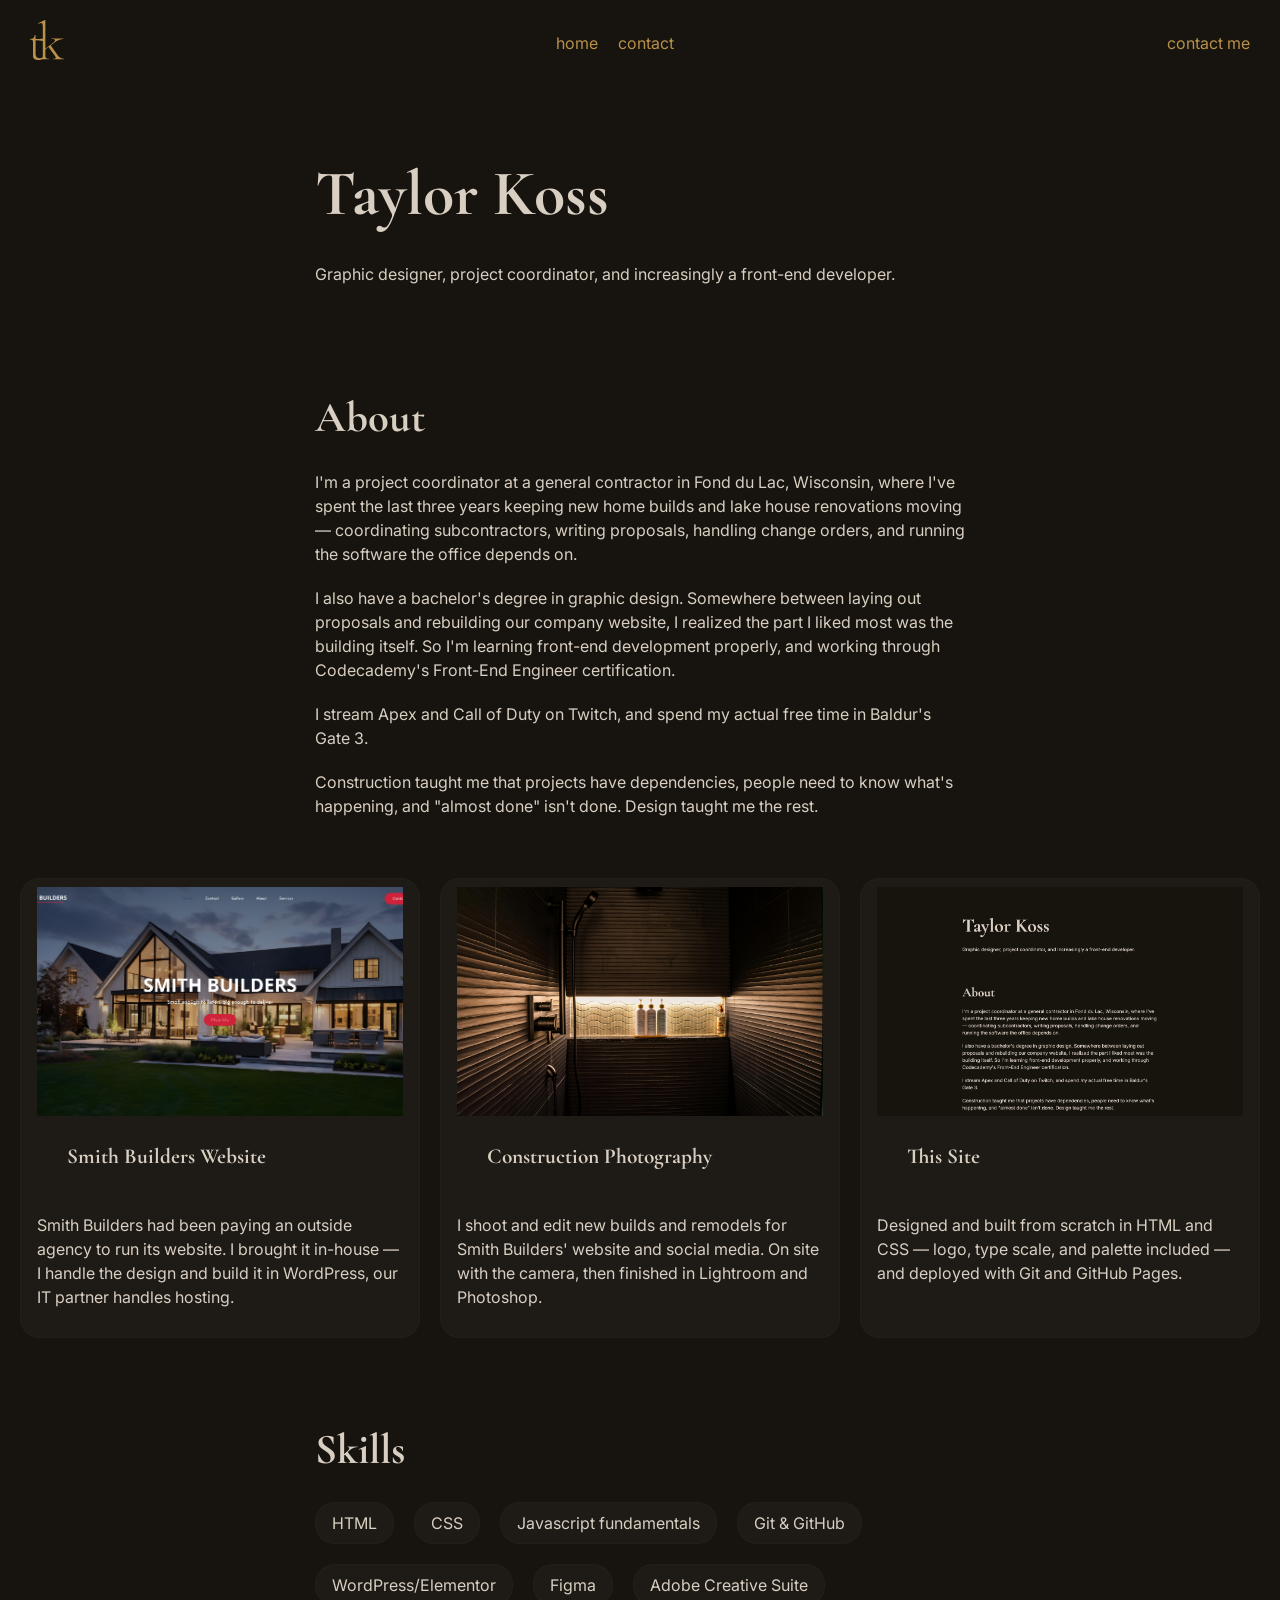
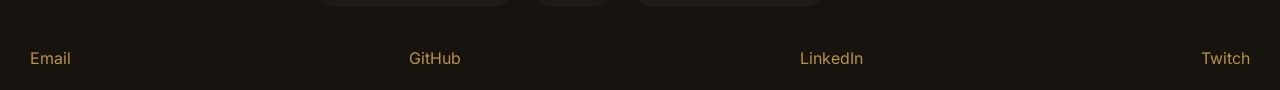
<file: index.html>
<!doctype html>
<html lang="en">
  <head>
    <meta charset="UTF-8" />
    <!--this is not visible in the page, but in the tab-->
    <title>taylor koss • 🎮</title>
    <link rel="preconnect" href="https://fonts.googleapis.com" />
    <link rel="preconnect" href="https://fonts.gstatic.com" crossorigin />
    <link
      href="https://fonts.googleapis.com/css2?family=Cormorant+Garamond:ital,wght@0,300..700;1,300..700&family=Inter:ital,opsz,wght@0,14..32,100..900;1,14..32,100..900&display=swap"
      rel="stylesheet"
    />
    <meta name="viewport" content="width=device-width, initial-scale=1.0" />
    <link rel="stylesheet" href="./styles/style.css" />
  </head>
  <body>
    <header>
      <!--logo, add a link with href, img with src and alt below-->
      <a href="index.html"
        ><img src="./images/tk-gold.svg" alt="Taylor Koss" class="logo"
      /></a>
      <!--primary navigation-->
      <nav>
        <ul>
          <li><a href="index.html">home</a></li>
          <li><a href="contact.html">contact</a></li>
        </ul>
      </nav>

      <!--global action or search-->
      <a href="contact.html">contact me</a>
    </header>

    <!--main body of site starts here-->
    <main>
      <!--hero-->
      <section id="hero">
        <div class="content">
          <h1>Taylor Koss</h1>
          <p class="subtitle">
            Graphic designer, project coordinator, and increasingly a front-end
            developer.
          </p>
        </div>
      </section>

      <!--about me-->
      <section id="about">
        <div class="content">
          <h2>About</h2>
          <p>
            I'm a project coordinator at a general contractor in Fond du Lac,
            Wisconsin, where I've spent the last three years keeping new home
            builds and lake house renovations moving — coordinating
            subcontractors, writing proposals, handling change orders, and
            running the software the office depends on.
          </p>
          <p>
            I also have a bachelor's degree in graphic design. Somewhere between
            laying out proposals and rebuilding our company website, I realized
            the part I liked most was the building itself. So I'm learning
            front-end development properly, and working through Codecademy's
            Front-End Engineer certification.
          </p>
          <p>
            I stream Apex and Call of Duty on Twitch, and spend my actual free
            time in Baldur's Gate 3.
          </p>
          <p>
            Construction taught me that projects have dependencies, people need
            to know what's happening, and "almost done" isn't done. Design
            taught me the rest.
          </p>
        </div>
      </section>

      <!--project cards-->
      <section id="projects">
        <div class="cards">
          <article class="card reveal">
            <img
              src="./images/smith-builders.png"
              alt="Smith Builders homepage: a modern white farmhouse at dusk, windows glowing, company name across the center"
            />
            <header>
              <h3>Smith Builders Website</h3>
            </header>
            <div class="card-content">
              <p>
                Smith Builders had been paying an outside agency to run its
                website. I brought it in-house — I handle the design and build
                it in WordPress, our IT partner handles hosting.
              </p>
            </div>
          </article>

          <article class="card reveal">
            <img
              src="./images/home-photo.jpg"
              alt="A tiled walk-in shower lit by a hidden strip light, warm light raking across dark ribbed tile and a cream wave-tile niche"
            />
            <header>
              <h3>Construction Photography</h3>
            </header>
            <div class="card-content">
              <p>
                I shoot and edit new builds and remodels for Smith Builders'
                website and social media. On site with the camera, then finished
                in Lightroom and Photoshop.
              </p>
            </div>
          </article>

          <article class="card reveal">
            <img
              src="./images/portfolio-project.png"
              alt="Taylor Koss portfolio homepage: gold tk monogram and serif headings on a near-black background"
            />
            <header>
              <h3>This Site</h3>
            </header>
            <div class="card-content">
              <p>
                Designed and built from scratch in HTML and CSS — logo, type
                scale, and palette included — and deployed with Git and GitHub
                Pages.
              </p>
            </div>
          </article>
        </div>
      </section>

      <!--skills list-->
      <section id="skills">
        <div class="content">
          <h2>Skills</h2>
          <ul>
            <li>HTML</li>
            <li>CSS</li>
            <li>Javascript fundamentals</li>
            <li>Git & GitHub</li>
            <li>WordPress/Elementor</li>
            <li>Figma</li>
            <li>Adobe Creative Suite</li>
          </ul>
        </div>
      </section>
    </main>

    <!--footer starts here-->
    <footer>
      <a href="mailto:taylor.s.koss@gmail.com">Email</a>
      <a
        href="https://github.com/tk0ss"
        target="_blank"
        rel="noopener noreferrer"
        >GitHub</a
      >
      <a
        href="https://www.linkedin.com/in/taylor-koss"
        target="_blank"
        rel="noopener noreferrer"
        >LinkedIn</a
      >
      <a
        href="https://www.twitch.tv/thecheesegr4ter"
        target="_blank"
        rel="noopener noreferrer"
        >Twitch</a
      >
    </footer>

    <script src="./scripts/script.js"></script>
  </body>
</html>
</file>
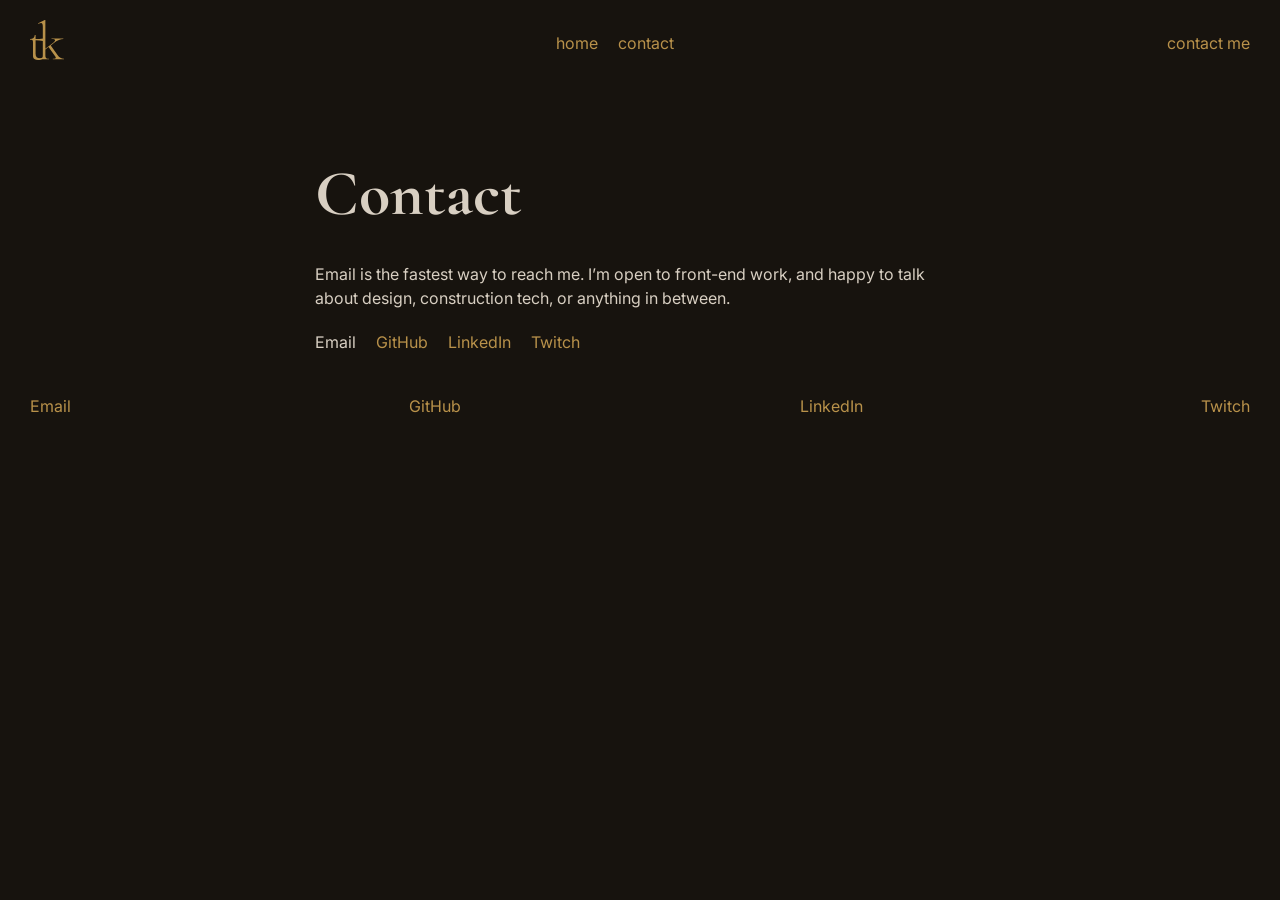
<file: contact.html>
<!doctype html>
<html lang="en">
  <head>
    <meta charset="UTF-8" />
    <!--this is not visible in the page, but in the tab-->
    <title>contact • taylor koss<</title>
    <link rel="preconnect" href="https://fonts.googleapis.com">
    <link rel="preconnect" href="https://fonts.gstatic.com" crossorigin>
    <link href="https://fonts.googleapis.com/css2?family=Cormorant+Garamond:ital,wght@0,300..700;1,300..700&family=Inter:ital,opsz,wght@0,14..32,100..900;1,14..32,100..900&display=swap" rel="stylesheet">
    <meta name="viewport" content="width=device-width, initial-scale=1.0" />
    <link rel="stylesheet" href="./styles/style.css" />
  </head>
  <body>
   <header>
      <!--logo, add a link with href, img with src and alt below-->
      <a href="index.html"
        ><img src="./images/tk-gold.svg" alt="Taylor Koss" class="logo"
      /></a>
      <!--primary navigation-->
      <nav>
        <ul>
          <li><a href="index.html">home</a></li>
          <li><a href="contact.html">contact</a></li>
        </ul>
      </nav>

      <!--global action or search-->
      <a href="contact.html">contact me</a>
    </header>

    <!--main body of site starts here-->
    <main>
      <section id="contact-me">
        <div class="content">
          <h1>Contact</h1>
          <p>Email is the fastest way to reach me. I’m open to front-end work, and happy to talk about design, construction tech, or anything in between.</p>
            <div class="contact-links"
            <a href="mailto:taylor.s.koss@gmail.com">Email</a>
            <a
              href="https://github.com/tk0ss"
              target="_blank"
              rel="noopener noreferrer"
              >GitHub</a
            >
            <a
              href="https://www.linkedin.com/in/taylor-koss"
              target="_blank"
              rel="noopener noreferrer"
              >LinkedIn</a
            >
            <a
              href="https://www.twitch.tv/thecheesegr4ter"
              target="_blank"
              rel="noopener noreferrer"
              >Twitch</a
            >
            </div>
        </div>
      </section>
    </main>

    <!--footer starts here-->
    <footer>
      <a href="mailto:taylor.s.koss@gmail.com">Email</a>
      <a
        href="https://github.com/tk0ss"
        target="_blank"
        rel="noopener noreferrer"
        >GitHub</a
      >
      <a
        href="https://www.linkedin.com/in/taylor-koss"
        target="_blank"
        rel="noopener noreferrer"
        >LinkedIn</a
      >
      <a
        href="https://www.twitch.tv/thecheesegr4ter"
        target="_blank"
        rel="noopener noreferrer"
        >Twitch</a
      >
    </footer>

    <script src="./scripts/script.js"></script>
  </body>
</html>
</file>
<file: styles/style.css>
* {
  box-sizing: border-box;
  margin: 0;
  padding: 0;
}

body {
  background: #17130e;
  color: #d8cfc2;
  font-family: "Inter", sans-serif;
  font-size: 1rem;
  line-height: 1.5;
}

section {
  padding: 20px;
}

h1,
h2,
h3 {
  font-family: "Cormorant Garamond", serif;
  margin: 40px 0px 20px;
}

/* use rem for accessibility, it scales with zoom */
h1 {
  font-size: 3.999rem;
}

h2 {
  font-size: 2.666rem;
}

h3 {
  font-size: 1.333rem;
}

p {
  margin-bottom: 20px;
}

nav ul {
  list-style: none;
  display: flex;
  gap: 20px;
}

a {
  text-decoration: none;
  color: #b8914a;
}

a:hover {
  color: #d8cfc2;
}

/* 1ch = width of "0" character in font, 65ch = 65 charcater long, this is good practice */
.content {
  max-width: 65ch;
  margin: 0 auto;
}

.contact-links {
  display: flex;
  gap: 20px;
}

header {
  display: flex;
  justify-content: space-between;
  align-items: center;
  padding: 20px 30px;
}

.logo {
  height: 40px;
}

.reveal {
  opacity: 0;
  transform: translateY(20px);
  transition: opacity 3s ease, transform 3s ease;
}

.reveal.visible {
  opacity: 1;
  transform: translateY(0);
}

.cards {
  display: flex;
  gap: 20px;
}

.card {
  flex: 1;
  width: 100%;
  padding: 0.5rem 1rem;
  border: 1px solid rgba(255, 255, 255, 0.02);
  border-radius: 20px;
  background: rgba(255, 255, 255, 0.03);
}

.card img {
  width: 100%;
  display: block;
  aspect-ratio: 16 / 10;
  object-fit: cover;
}

.card h3 {
  margin-top: 5px;
}

.content ul {
  list-style-type: none;
  flex-wrap: wrap;
  display: flex;
  gap: 20px;
}

.content li {
  padding: 0.5rem 1rem;
  border: 1px solid rgba(255, 255, 255, 0.02);
  border-radius: 20px;
  background: rgba(255, 255, 255, 0.03);
}

footer {
  display: flex;
  justify-content: space-between;
  align-items: center;
  padding: 20px 30px;
}

@media (max-width: 630px) {
  /* rules that only apply at 630px and below */
  .cards {
    flex-direction: column;
  }
}
</file>
